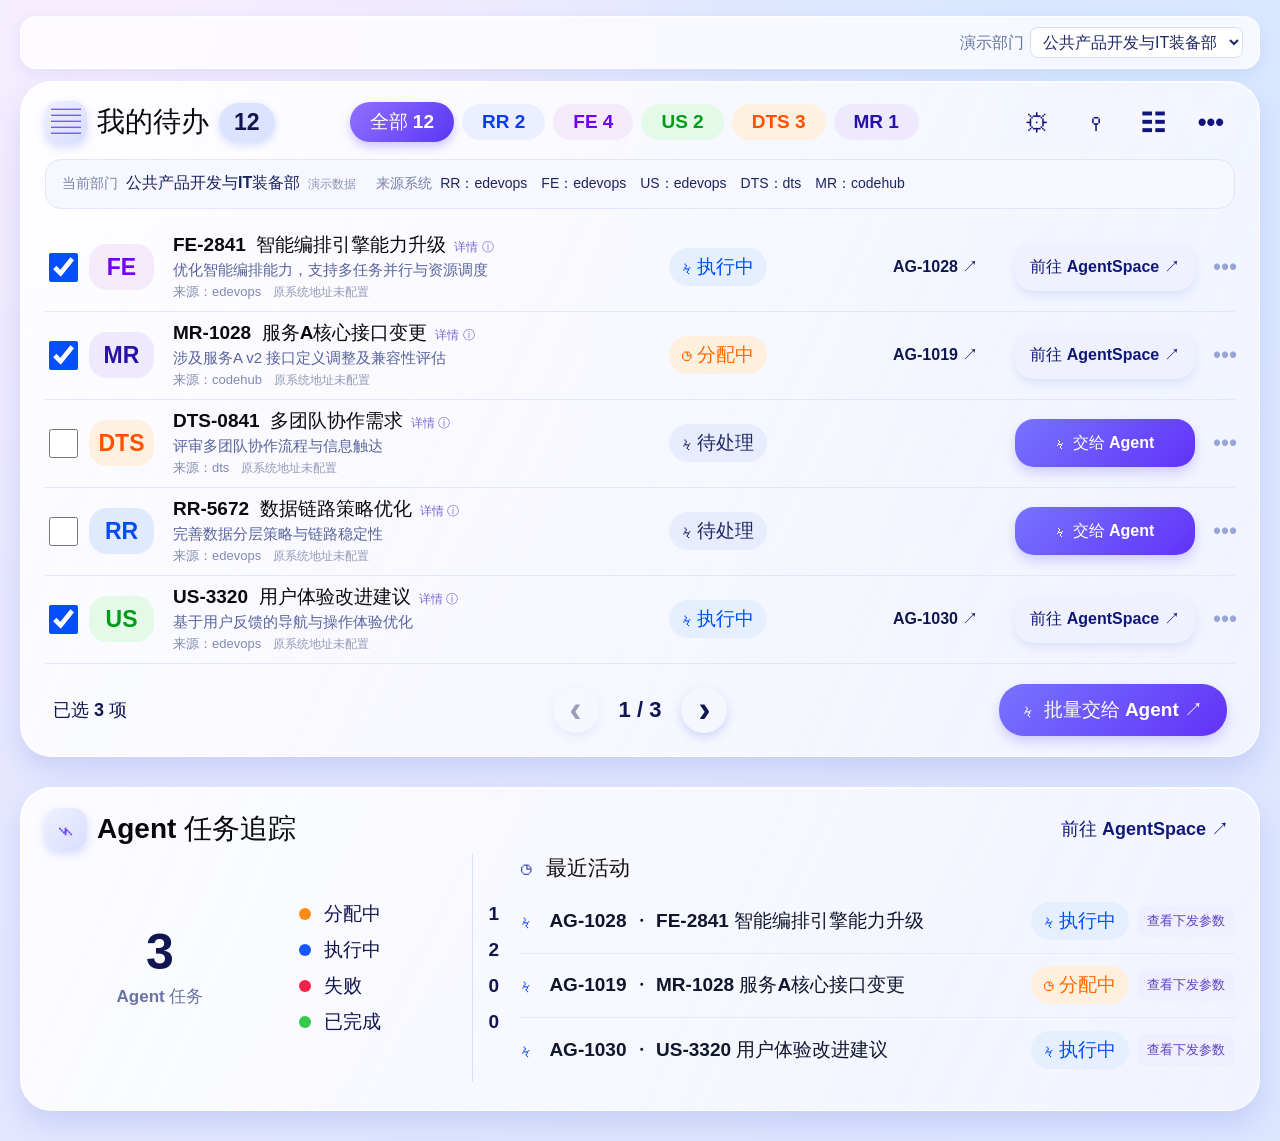
<file: demo/index.html>
<!doctype html>
<html lang="zh-CN"><head><meta charset="utf-8"><meta name="viewport" content="width=device-width, initial-scale=1"><title>Aphelios · 我的待办</title><link rel="stylesheet" href="styles.css?v=20261127-8"></head>
<body><main class="dashboard"><div class="demo-toolbar"><div class="department-control"><label for="demoDepartment">演示部门</label><select id="demoDepartment"><option value="公共产品开发与IT装备部">公共产品开发与IT装备部</option><option value="MAE-CN产品部">MAE-CN产品部</option></select></div></div><section class="panel todo"><header class="heading"><div class="title"><span class="title-icon">▤</span><h1>我的待办</h1><span class="count">12</span></div><nav class="tabs" aria-label="按类型筛选"></nav><div class="tools"><button id="configurePlans" class="icon-button" title="执行方案配置" aria-label="执行方案配置">⚙</button><button class="icon-button" id="filterButton" title="状态筛选" aria-label="状态筛选">⚲</button><button class="icon-button" id="settingsButton" title="显示设置" aria-label="显示设置">☷</button><button class="icon-button" id="moreButton" title="更多" aria-label="更多">•••</button></div></header><div class="department-context"><div><span class="context-label">当前部门</span><strong id="departmentName">未识别</strong><span id="departmentHint" class="context-hint"></span></div><div class="sources"><span class="context-label">来源系统</span><span id="sourceSystems">暂无配置</span></div></div><div class="filter-bar" id="filterBar" hidden><label>状态 <select id="statusFilter"><option value="全部">全部</option><option>待处理</option><option>分配中</option><option>执行中</option><option>已完成</option><option>失败</option></select></label><label>优先级 <select id="priorityFilter"><option value="全部">全部</option><option>高</option><option>中</option><option>低</option></select></label><button id="resetFilters">重置筛选</button></div><div class="rows" id="rows"></div><footer class="footer"><span id="selectedCount"></span><div class="pagination"><button id="prev" aria-label="上一页">‹</button><span id="pageInfo"></span><button id="next" aria-label="下一页">›</button></div><button class="primary batch" id="batch">ϟ&nbsp; 批量交给 Agent <span>↗</span></button></footer></section><section class="panel tracking"><header class="tracking-header"><div class="title"><span class="title-icon pulse">⌁</span><h2>Agent 任务追踪</h2></div><button class="link" id="agentSpace">前往 AgentSpace ↗</button></header><div class="tracking-body"><div class="overview"><div class="task-total"><strong id="totalTasks">0</strong><span>Agent 任务</span></div><ul class="legend" id="legend"></ul></div><div class="activity"><h3><span>◷</span> 最近活动</h3><div id="activityRows"></div></div></div></section></main><div class="toast" id="toast" role="status"></div><dialog id="dialog"><div class="dialog-head"><h2 id="dialogTitle"></h2><button id="closeDialog" aria-label="关闭">×</button></div><div id="dialogContent"></div><div class="dialog-actions"><button id="cancelDialog">取消</button><button class="primary" id="confirmDialog">确认</button></div></dialog><dialog id="detailDialog" class="detail-dialog"><div class="detail-head"><div><span class="detail-kicker">工作项详情</span><h2 id="detailTitle"></h2></div><button id="closeDetail" aria-label="关闭">×</button></div><dl class="detail-fields"><div><dt>需求编号</dt><dd id="detailId"></dd></div><div><dt>需求标题</dt><dd id="detailName"></dd></div><div><dt>需求描述</dt><dd id="detailDescription"></dd></div><div><dt>来源系统</dt><dd id="detailSource"></dd></div><div><dt>任务状态</dt><dd id="detailStatus"></dd></div></dl><div class="detail-footer"><span id="sourceUnavailable">来源系统地址尚未配置</span><a id="sourceLink" class="primary" target="_blank" rel="noopener noreferrer" hidden>前往来源系统 ↗</a><button id="detailParams" type="button" hidden>查看下发参数</button><button id="doneDetail">关闭</button><button id="detailAction" class="primary"></button></div></dialog><dialog id="paramsDialog" class="params-dialog"><header class="params-head"><div><span>任务记录 · 只读</span><h2>下发参数</h2></div><button id="closeParams" type="button" aria-label="关闭">×</button></header><div class="params-object" id="paramsObject"></div><div id="paramsBody" class="params-body"></div><footer class="params-footer"><span>演示数据仅保存在当前页面</span><button id="doneParams" type="button">完成</button></footer></dialog><dialog id="configDialog" class="config-dialog"><div class="config-head"><div><span class="plan-kicker">AGENTSPACE · 空间方案管理</span><h2>执行方案配置</h2><p>工作台提供当前空间，同一空间用户共享执行方案</p></div><button id="closeConfig" type="button" aria-label="关闭">×</button></div><div class="config-department">当前空间 <strong>演示空间</strong></div><div id="configList" class="config-list"></div><form id="configForm"><h3 id="configFormTitle">创建执行方案</h3><div class="config-grid"><label>对象类别 <select id="configType" required></select></label><label>中文展示名称 <input id="configName" required maxlength="60"></label><label>英文方案名称 <input id="configCode" required maxlength="80" pattern="[A-Za-z0-9_]+" placeholder="例如 software_design"></label><label>常用角色 <input id="configRole" maxlength="40" placeholder="例如 MDE、SWE、TE"></label><label class="config-wide">方案说明 <textarea id="configDescription" required maxlength="200"></textarea></label></div><section class="field-builder"><h3>下发补充信息</h3><p>为此方案添加需要填写的字段，未配置字段时无需补充信息。</p><div class="field-add"><button id="addField" type="button"><span aria-hidden="true">＋</span> 新建自定义字段</button></div><div id="fieldList"></div></section><p class="config-note">英文名称创建后不可修改。请在 AgentSpace 中手动配置 eventType 和 executionPlan 筛选条件。演示配置仅保存在当前页面。</p><p id="configError" class="config-error" role="alert"></p><div class="config-footer"><button id="cancelEdit" type="button" hidden>取消编辑</button><button class="primary" type="submit" id="saveConfig">创建方案</button></div></form></dialog><dialog id="planDialog" class="plan-dialog"><div class="plan-head"><div><span class="plan-kicker">AGENTSPACE · 任务派发</span><h2>选择执行方案</h2><p>选择本次需要完成的工作，后台发布事件供 AgentSpace 匹配执行</p></div><button id="closePlan" aria-label="关闭">×</button></div><div class="plan-object"><span class="plan-object-icon">▤</span><div><small>工作对象</small><strong id="planObject"></strong></div><span class="plan-object-count" id="planCount"></span></div><div class="plan-section-title"><strong>选择本次要完成的工作</strong><span>请选择一个执行方案</span></div><div class="plan-options" id="planOptions"></div><div id="dispatchFields" class="dispatch-fields"></div><div class="plan-note">ⓘ&nbsp; 下发后，可在 Agent 任务追踪中查看执行状态与结果。</div><div class="plan-footer"><button id="cancelPlan">取消</button><button class="primary" id="submitPlan" disabled>确认下发 <span>→</span></button></div></dialog><script src="app.js?v=20261127-8"></script></body></html>
</file>
<file: demo/styles.css>
:root{font-family:Arial,"Microsoft YaHei",sans-serif;color:#101650;background:#e7eaff;font-synthesis:none}*{box-sizing:border-box}body{margin:0;min-height:100vh;background:radial-gradient(ellipse at 9% 3%,#f7edff 0,transparent 37%),radial-gradient(ellipse at 89% 4%,#d6e8ff 0,transparent 44%),linear-gradient(135deg,#ebe8ff,#dce6ff);padding:16px 20px 30px}button,select{font:inherit}button{cursor:pointer;border:0;color:inherit}.dashboard{max-width:1454px;margin:auto}.panel{background:linear-gradient(115deg,rgba(255,255,255,.88),rgba(247,248,255,.75));border:1px solid rgba(255,255,255,.9);border-radius:32px;box-shadow:0 14px 26px rgba(78,103,210,.17),inset 0 1px 0 #fff}.todo{padding:19px 24px 20px}.heading,.title,.tabs,.tools,.tracking-header{display:flex;align-items:center}.heading{gap:75px}.title{gap:10px;white-space:nowrap}.title h1,.title h2{color:#08090d;font-size:28px;line-height:1;margin:0;font-weight:800}.title-icon{display:grid;place-items:center;width:42px;height:42px;color:#6843ff;font-size:30px;font-weight:bold;border-radius:14px;background:linear-gradient(140deg,#eef1ff,#d8ddff);box-shadow:0 4px 10px #aebeff80}.count{padding:6px 15px;border-radius:22px;background:#dce3ff;font-size:23px;font-weight:800;box-shadow:0 3px 9px #d4ddff}.tabs{gap:8px;flex:1;flex-wrap:wrap}.tab{border-radius:22px;padding:7px 20px;background:#ebefff;color:#073df5;font-weight:700;font-size:19px;white-space:nowrap}.tab.active{color:#fff;background:linear-gradient(130deg,#9170ff,#5937f3);box-shadow:0 5px 10px #a69aff80}.tab.FE,.tag.FE{color:#7100f5;background:#f4eafa}.tab.US,.tag.US{color:#009c18;background:#e4fae9}.tab.DTS,.tag.DTS{color:#ff5100;background:#fff0df}.tab.MR,.tag.MR{color:#2712a9;background:#eee9ff}.tab.active{color:#fff;background:linear-gradient(130deg,#9170ff,#5937f3)}.tools{gap:10px}.icon-button{width:48px;height:40px;border-radius:20px;background:#f5f6ff;font-weight:bold;font-size:25px;color:#10147c}.filter-bar{padding:14px 5px 3px;display:flex;gap:18px;align-items:center}.filter-bar[hidden]{display:none}.filter-bar select{margin-left:5px;border:1px solid #d8ddf7;border-radius:8px;padding:5px;background:white;color:#11175c}.filter-bar button{background:none;color:#4436d8}.rows{margin-top:15px}.row{min-height:78px;display:grid;grid-template-columns:46px 91px minmax(250px,1.65fr) minmax(200px,1fr) 145px 220px 44px;gap:10px;align-items:center;border-bottom:1px solid #e3e8f8}.row input{width:29px;height:29px;accent-color:#064dfb;cursor:pointer}.tag{display:grid;place-items:center;width:80px;height:49px;border-radius:18px;background:#e0eaff;color:#064bfa;font-size:27px;font-weight:700}.item-name{color:#0b0b0e;font-weight:800;font-size:21px;line-height:1.3}.item-desc{color:#58649e;font-size:17px;margin-top:3px}.status-line{display:flex;align-items:center;gap:5px;font-size:20px;font-weight:700}.status{display:inline-flex;align-items:center;gap:5px;border-radius:22px;padding:6px 13px;background:#e8ecff;color:#202865;font-size:19px;white-space:nowrap}.status.running{background:#e6efff;color:#0050ff}.status.review{background:#fff0dd;color:#ff6900}.status.done{background:#e1fae7;color:#00a832}.status.failed{background:#fff0f1;color:#e82038}.bar{height:9px;border-radius:9px;background:#dce2fb;margin:5px 0 0 7px;max-width:255px;overflow:hidden}.bar span{display:block;height:100%;border-radius:9px;background:#1756ff}.agent-id{font-size:19px;font-weight:700;white-space:nowrap}.link{background:none;color:#11187a;font-size:18px;font-weight:700;white-space:nowrap}.row-action{height:48px;border-radius:19px;background:#eff1ff;color:#101877;font-size:19px;font-weight:700;box-shadow:0 5px 10px #cad2f780;white-space:nowrap}.primary{background:linear-gradient(135deg,#7774ff,#6132f8);color:white;box-shadow:0 6px 12px #a59aff70}.more{color:#98a3d6;font-size:23px;background:none}.footer{display:grid;grid-template-columns:1fr 1fr 1fr;align-items:center;padding:20px 8px 0;font-weight:700;font-size:18px}.pagination{display:flex;gap:20px;align-items:center;justify-content:center;font-size:22px}.pagination button{width:46px;height:46px;border-radius:50%;background:#f5f7ff;font-size:36px;line-height:1;box-shadow:0 4px 10px #ced6f8}.pagination button:disabled{opacity:.4;cursor:default}.batch{justify-self:end;padding:13px 24px;border-radius:25px;font-size:19px}.tracking{margin-top:30px;padding:20px 24px 28px}.tracking-header{justify-content:space-between}.tracking-body{display:grid;grid-template-columns:36% 64%;margin-top:4px}.overview{display:flex;align-items:center;gap:24px;border-right:1px solid #d8dfff;min-height:195px}.gauge{position:relative;width:230px;flex-shrink:0}.gauge svg{width:100%;overflow:visible}.gauge path{fill:none;stroke-width:13;stroke-linecap:round}.gauge-track{stroke:#e8eafa}.gauge-progress{stroke:url(#gradient)}.gauge-label{position:absolute;inset:35% 0 auto;text-align:center;color:#070b2f}.gauge-label strong{display:block;font-size:50px;line-height:1}.gauge-label span{display:block;font-weight:700;font-size:19px;margin-top:5px}.legend{list-style:none;padding:0;margin:0;min-width:200px}.legend li{display:flex;align-items:center;gap:13px;font-size:19px;font-weight:700;line-height:1.9}.legend i{width:12px;height:12px;border-radius:50%;background:var(--color)}.legend b{margin-left:auto}.activity{padding-left:48px}.activity h3{font-size:21px;color:#111;margin:0 0 8px}.activity h3 span{color:#4555b3;margin-right:8px}.activity-row{min-height:64px;display:grid;grid-template-columns:minmax(280px,1fr) 305px;gap:12px;align-items:center;border-bottom:1px solid #e5e9f8;font-size:19px}.activity-row:last-child{border-bottom:0}.activity-name{color:#10162c;font-weight:700}.activity-name .bolt{color:#1354ff;margin-right:18px}.activity-end{display:flex;gap:8px;align-items:center}.activity-end .bar{width:158px;margin:0}.activity-time{margin-left:auto;color:#6370a2}.empty{text-align:center;padding:90px 0;color:#7b86ad}.toast{position:fixed;bottom:30px;left:50%;transform:translate(-50%,20px);background:#141b5d;color:white;padding:12px 20px;border-radius:12px;opacity:0;pointer-events:none;transition:.2s;z-index:5}.toast.show{opacity:1;transform:translate(-50%,0)}dialog{border:0;border-radius:22px;padding:24px;max-width:480px;width:calc(100% - 32px);color:#151b53;box-shadow:0 15px 60px #24256850}dialog::backdrop{background:#151a4b55}.dialog-head{display:flex;justify-content:space-between;align-items:center}.dialog-head h2{font-size:22px;margin:0}.dialog-head button{background:none;font-size:28px}.dialog-actions{display:flex;justify-content:flex-end;gap:10px;margin-top:24px}.dialog-actions button{border-radius:12px;padding:10px 22px}.dialog-actions button:not(.primary){background:#eff1fa}#dialogContent{line-height:1.8;margin-top:20px}@media(max-width:1100px){.heading{gap:20px;flex-wrap:wrap}.tabs{order:3;flex-basis:100%}.tools{margin-left:auto}.row{grid-template-columns:40px 75px minmax(200px,1fr) 155px 120px 160px 30px;gap:5px}.tag{width:65px}.item-name,.status-line,.status,.row-action,.agent-id{font-size:16px}.activity{padding-left:20px}.overview{gap:5px}.gauge{width:170px}.legend{min-width:120px}.activity-row{grid-template-columns:1fr 180px}.activity-end .bar{width:50px}}@media(max-width:700px){body{padding:10px}.panel{border-radius:22px}.todo,.tracking{padding:15px}.heading{gap:12px}.title h1,.title h2{font-size:22px}.tab{font-size:15px;padding:6px 12px}.rows{overflow-x:auto}.row{min-width:850px}.footer{grid-template-columns:1fr auto;gap:15px}.pagination{grid-column:1/3;grid-row:2}.batch{font-size:15px;padding:11px}.tracking-body{display:block}.overview{border-right:0;border-bottom:1px solid #d8dfff;justify-content:center}.activity{padding:20px 0 0}.activity-row{grid-template-columns:1fr;gap:4px;padding:10px 0}.activity-end{padding-left:30px}}

.department-context{display:flex;align-items:center;gap:20px;flex-wrap:wrap;margin:16px 0 0;padding:12px 16px;border:1px solid #e2e6fb;border-radius:16px;background:#f6f7ff;color:#1b245f;font-size:14px}.context-label{color:#7680aa;margin-right:8px}.department-context strong{font-size:16px}.context-hint{margin-left:8px;color:#8b94b8;font-size:12px}.department-control{margin-left:auto;white-space:nowrap;color:#66739e}.department-control select{margin-left:6px;padding:5px 8px;border:1px solid #d8ddf7;border-radius:8px;background:white;color:#202865}.sources{flex-basis:100%;line-height:1.7}.item-source{font-size:13px;color:#818bb2;margin-top:3px}.row{min-height:88px}@media(max-width:700px){.department-control{margin-left:0}.sources{font-size:12px}}

.demo-toolbar{display:flex;align-items:center;justify-content:flex-end;margin:0 0 12px;padding:10px 16px;border:1px solid rgba(255,255,255,.9);border-radius:16px;background:rgba(255,255,255,.75);box-shadow:0 5px 14px rgba(78,103,210,.1)}.demo-toolbar .department-control{margin-left:0}

.tab.IR,.tag.IR{color:#7100f5;background:#f4eafa}.tab.SR,.tag.SR{color:#007d9d;background:#e0f8fc}.tab.IR.active,.tab.SR.active{color:#fff;background:linear-gradient(130deg,#9170ff,#5937f3)}

.department-context{flex-wrap:nowrap;align-items:baseline}.department-context>div:first-child{flex-shrink:0}.department-context .sources{flex:1;min-width:0}@media(max-width:700px){.department-context{flex-wrap:wrap}.department-context .sources{flex-basis:100%}}

.plan-dialog{max-width:720px;padding:0;border-radius:24px;background:#f9faff;overflow:hidden}.plan-head{display:flex;justify-content:space-between;gap:20px;padding:28px 30px 20px}.plan-kicker{font-size:11px;letter-spacing:.13em;font-weight:800;color:#7656ef}.plan-head h2{font-size:25px;margin:8px 0;color:#10143c}.plan-head p{font-size:14px;color:#7b83a4;margin:0}.plan-head>button{align-self:flex-start;background:#eef0fb;color:#59618c;border-radius:50%;width:32px;height:32px;font-size:24px;line-height:1}.plan-object{margin:0 30px;display:flex;align-items:center;gap:12px;padding:14px 16px;border:1px solid #e2e6fb;border-radius:14px;background:#f0f3ff}.plan-object-icon{display:grid;place-items:center;width:42px;height:42px;border-radius:12px;background:#e3e7ff;color:#6146ff;font-size:24px}.plan-object small{display:block;color:#8a93b7;font-size:12px;margin-bottom:4px}.plan-object strong{font-size:15px;color:#1a204e}.plan-object-count{margin-left:auto;color:#6875aa;font-size:13px;white-space:nowrap}.plan-section-title{display:flex;justify-content:space-between;align-items:center;margin:22px 30px 12px}.plan-section-title strong{color:#20254a;font-size:15px}.plan-section-title span{font-size:12px;color:#929ab8}.plan-options{display:grid;grid-template-columns:1fr 1fr;gap:10px;margin:0 30px}.plan-option{position:relative;display:flex;align-items:flex-start;gap:10px;text-align:left;padding:15px;border:1px solid #e3e6f4;border-radius:14px;background:#fff;box-shadow:0 3px 10px #dce1f333;cursor:pointer}.plan-option:has(input:checked){border-color:#755bff;background:#f5f3ff;box-shadow:0 0 0 2px #765cff1f}.plan-option input{accent-color:#6947f9;margin:3px 0 0}.plan-option strong{display:block;color:#25294d;font-size:15px}.plan-option .plan-desc{display:block;margin-top:7px;color:#7c85a5;font-size:12px;line-height:1.5}.plan-option .plan-target{display:block;margin-top:9px;color:#6357c6;font-size:12px}.plan-role{display:inline-block;margin-left:6px;padding:3px 7px;border-radius:8px;background:#ede9ff;color:#7054dc;font-size:11px;vertical-align:middle}.plan-note{margin:18px 30px;color:#7b84a7;font-size:12px}.plan-footer{display:flex;justify-content:flex-end;gap:10px;padding:16px 30px 22px;border-top:1px solid #e9ecf7}.plan-footer button{border-radius:12px;padding:11px 22px;font-size:14px;font-weight:700}.plan-footer button:first-child{background:#eef0f9;color:#555e89}.plan-footer button:disabled{opacity:.5;cursor:not-allowed}.plan-footer button span{margin-left:12px}.activity-plan{display:inline-block;margin-left:8px;color:#6d58d5;font-size:13px;font-weight:500}@media(max-width:600px){.plan-options{grid-template-columns:1fr}.plan-head,.plan-footer{padding-left:18px;padding-right:18px}.plan-object,.plan-options{margin-left:18px;margin-right:18px}.plan-section-title,.plan-note{margin-left:18px;margin-right:18px}.plan-dialog{max-height:90vh;overflow:auto}}

.item-summary{position:relative;min-width:0}.item-detail-trigger{display:inline-flex;align-items:baseline;gap:8px;max-width:100%;padding:0;background:none;text-align:left}.item-detail-trigger .item-name{overflow:hidden;text-overflow:ellipsis;white-space:nowrap}.detail-hint{flex-shrink:0;color:#7969d2;font-size:12px;font-weight:600}.item-detail-trigger:hover .item-name,.item-detail-trigger:focus-visible .item-name{color:#5841dd}.item-detail-trigger:focus-visible{outline:2px solid #7355fa;outline-offset:3px;border-radius:3px}.item-desc{overflow:hidden;text-overflow:ellipsis;white-space:nowrap}.detail-preview{display:none;position:absolute;z-index:4;top:100%;left:0;width:min(360px,90vw);padding:15px 17px;border:1px solid #e3e7fa;border-radius:14px;background:#fff;box-shadow:0 12px 32px #3b4b9a35;color:#777fa3;font-size:12px;line-height:1.5;pointer-events:none}.detail-preview span{display:block;margin-bottom:8px}.detail-preview b{display:block;margin-top:2px;color:#20264d;font-size:13px;overflow-wrap:anywhere}.detail-preview small{color:#7a66dc}.item-summary:has(.item-detail-trigger:hover) .detail-preview,.item-summary:has(.item-detail-trigger:focus-visible) .detail-preview{display:block}.detail-dialog{max-width:570px;padding:26px 28px;background:#fafbff}.detail-head{display:flex;align-items:flex-start;justify-content:space-between;gap:15px}.detail-head h2{margin:7px 0 0;color:#151a43;font-size:21px;overflow-wrap:anywhere}.detail-kicker{font-size:12px;font-weight:700;color:#7657ec}.detail-head button{border-radius:50%;width:32px;height:32px;background:#eff1fb;color:#59618c;font-size:24px;line-height:1;flex-shrink:0}.detail-fields{margin:20px 0 0;padding:4px 18px;border:1px solid #e7eaf8;border-radius:15px;background:white}.detail-fields div{display:grid;grid-template-columns:82px 1fr;gap:12px;padding:12px 0;border-bottom:1px solid #eef0f9}.detail-fields div:last-child{border:0}.detail-fields dt{color:#8992b0;font-size:13px}.detail-fields dd{margin:0;color:#252b51;font-size:14px;line-height:1.6;white-space:pre-wrap;overflow-wrap:anywhere}.detail-footer{display:flex;align-items:center;justify-content:flex-end;gap:12px;margin-top:20px}.detail-footer span{margin-right:auto;color:#9199b4;font-size:12px}.detail-footer a,.detail-footer button{padding:10px 16px;border-radius:11px;font-size:13px;font-weight:700;text-decoration:none}.detail-footer button{background:#eef0f9;color:#555e89}.detail-footer a[hidden],.detail-footer span[hidden]{display:none}@media(max-width:700px){.detail-preview{display:none!important}}
.detail-footer button.primary{background:linear-gradient(135deg,#7774ff,#6132f8);color:#fff}

.task-total{display:flex;flex-direction:column;justify-content:center;align-items:center;width:230px;flex-shrink:0;color:#101650}.task-total strong{font-size:50px;line-height:1}.task-total span{margin-top:8px;font-size:17px;font-weight:700;color:#6974a2}@media(max-width:1100px){.task-total{width:170px}}

.demo-toolbar{gap:16px}.config-trigger{margin-right:auto;background:#eeeaff;color:#5c43d7;border-radius:11px;padding:9px 15px;font-size:14px;font-weight:700}.config-dialog{max-width:650px;padding:26px 30px;background:#fafbff}.config-head{display:flex;justify-content:space-between;gap:20px}.config-head h2{margin:8px 0;font-size:23px;color:#171b42}.config-head p{margin:0;color:#7b83a4;font-size:13px}.config-head>button{width:32px;height:32px;border-radius:50%;background:#eef0fb;font-size:24px;line-height:1}.config-department{margin:20px 0 16px;padding:12px 14px;background:#f0f3ff;border-radius:12px;color:#7c85aa;font-size:13px}.config-department strong{margin-left:10px;color:#303965}.config-grid{display:grid;grid-template-columns:1fr 1fr;gap:14px}.config-grid label{display:flex;flex-direction:column;gap:6px;color:#414a71;font-size:13px;font-weight:700}.config-grid input,.config-grid select,.config-grid textarea{width:100%;border:1px solid #dce1f3;border-radius:10px;background:white;padding:10px;color:#20264d;font:inherit}.config-grid textarea{min-height:75px;resize:vertical}.config-wide{grid-column:1/-1}.config-note{font-size:12px;line-height:1.6;color:#8992b0}.config-error{font-size:12px;color:#d22946}.config-footer{display:flex;justify-content:flex-end;gap:10px}.config-footer button{border-radius:10px;padding:10px 18px;font-weight:700}.config-footer button:first-child{background:#eef0f9;color:#555e89}@media(max-width:600px){.demo-toolbar{flex-wrap:wrap}.config-grid{grid-template-columns:1fr}.config-wide{grid-column:auto}.config-dialog{padding:20px}}

.config-dialog{max-height:90vh;overflow:auto}.config-list{max-height:220px;overflow:auto;margin-bottom:18px}.config-plan{display:flex;justify-content:space-between;gap:12px;padding:12px;border-bottom:1px solid #e5e9f8}.config-plan strong,.config-plan span,.config-plan small{display:block}.config-plan span,.config-plan small{margin-top:4px;color:#7882a2;font-size:12px}.config-plan-actions{display:flex;gap:5px;align-items:center}.config-plan-actions button{background:#f0f1fb;color:#5c4ac9;border-radius:8px;padding:6px}.config-empty{color:#8992b0;font-size:13px}.config-dialog h3{font-size:16px}.config-footer button[hidden]{display:none}

.tools .config-trigger{margin-right:0;white-space:nowrap}@media(max-width:700px){.tools{flex-wrap:wrap;justify-content:flex-end}.tools .config-trigger{font-size:12px;padding:8px 10px}}

.source-entry{display:inline-block;margin-left:8px;color:#6550ce;text-decoration:none;font-size:12px;font-weight:700}.source-entry:hover{text-decoration:underline}.source-entry:focus-visible{outline:2px solid #7355fa;outline-offset:3px}.source-unconfigured{margin-left:8px;font-size:12px;color:#929ab4}
/* 在组件宽度不足时重排工作项，确保操作始终可见。 */
.icon-button{display:inline-flex;align-items:center;justify-content:center;flex-shrink:0;line-height:1}
.tracking-body>*{min-width:0}.activity-name{overflow-wrap:anywhere}.detail-footer{flex-wrap:wrap}.config-plan>div:first-child{min-width:0;overflow-wrap:anywhere}.config-plan-actions{flex-wrap:wrap}
@media(max-width:1200px){
 .heading{gap:16px;flex-wrap:wrap}.tabs{order:3;flex-basis:100%}.tools{margin-left:auto}
 .rows{overflow:visible}.row{min-width:0;grid-template-columns:32px 64px minmax(0,1fr) 34px;gap:10px;min-height:0;padding:16px 0}
 .row>input{grid-column:1;grid-row:1;width:24px;height:24px;margin:0}
 .row>.tag{grid-column:2;grid-row:1;width:60px;height:44px;font-size:22px}
 .row>.item-summary{grid-column:3;grid-row:1}
 .row>.more{grid-column:4;grid-row:1;padding:0}
 .row>div:nth-child(4){grid-column:3;grid-row:2}
 .row>.agent-id{grid-column:3;grid-row:3;font-size:14px}
 .row>.row-action{grid-column:3/5;grid-row:4;justify-self:start;padding:0 18px;height:40px;font-size:15px}
 .item-name{font-size:17px}.item-desc{font-size:14px}.item-source{line-height:1.6;overflow-wrap:anywhere}.status{font-size:15px}
 .tracking-body{grid-template-columns:1fr}.overview{border-right:0;border-bottom:1px solid #d8dfff;justify-content:center;padding:12px 0}.activity{padding:20px 0 0}
 .activity-row{grid-template-columns:minmax(0,1fr) auto;font-size:15px}.activity-name .bolt{margin-right:8px}
}
@media(max-width:700px){
 .heading>.title{gap:7px}.title h1,.title h2{font-size:21px}.title-icon{width:34px;height:34px;font-size:24px}.count{font-size:18px;padding:5px 10px}
 .tools{gap:5px}.icon-button{width:34px;height:34px;font-size:21px}.department-context{white-space:normal}.department-context>div:first-child{flex-shrink:1;min-width:0}.context-hint{display:inline-block}
 .row{grid-template-columns:26px 48px minmax(0,1fr) 24px;gap:8px}.row>.tag{width:45px;height:38px;font-size:18px}.detail-hint{font-size:11px}
 .footer{font-size:14px;padding-left:0;padding-right:0}.batch{padding:10px 12px;font-size:13px}.tracking-header{gap:10px;flex-wrap:wrap}.tracking-header>.link{font-size:14px}
 .config-plan{flex-wrap:wrap}.demo-toolbar .department-control{white-space:normal;min-width:0}.department-control select{max-width:100%}.activity-row{grid-template-columns:1fr}.activity-end{padding-left:0}
}
/* 按可用空间切换布局，避免将每个字段机械地拆为单独一行。 */
@media(min-width:701px) and (max-width:1200px){
 .row{grid-template-columns:26px 58px minmax(0,1fr) auto 24px;grid-template-rows:auto auto;column-gap:12px;row-gap:9px;padding:17px 0}
 .row>input{grid-column:1;grid-row:1/3;align-self:center}
 .row>.tag{grid-column:2;grid-row:1/3;align-self:center;width:54px;height:44px;font-size:22px}
 .row>.item-summary{grid-column:3/5;grid-row:1}
 .row>.more{grid-column:5;grid-row:1;align-self:start}
 .row>div:nth-child(4){grid-column:3;grid-row:2;justify-self:start}
 .row>.agent-id{grid-column:3;grid-row:2;justify-self:start;margin-left:100px;align-self:center}
 .row>.row-action{grid-column:4/6;grid-row:2;justify-self:end;height:36px;padding:0 14px;font-size:14px}
 .item-detail-trigger .item-name{font-size:17px}.item-desc{font-size:14px}.item-source{font-size:12px}.status{font-size:14px;padding:5px 10px}
}
@media(max-width:700px){
 .heading{gap:12px}.heading>.title{flex:1}.tools{margin-left:0}.tabs{gap:6px}.tab{padding:6px 11px;font-size:14px}
 .row{grid-template-columns:24px 46px minmax(0,1fr) auto 20px;grid-template-rows:auto auto;column-gap:8px;row-gap:10px;padding:16px 0}
 .row>input{grid-column:1;grid-row:1;align-self:start;margin-top:5px}
 .row>.tag{grid-column:2;grid-row:1;align-self:start;width:42px;height:36px;font-size:18px}
 .row>.item-summary{grid-column:3/5;grid-row:1}
 .row>.more{grid-column:5;grid-row:1;align-self:start}
 .row>div:nth-child(4){grid-column:1/4;grid-row:2;justify-self:start}
 .row>.agent-id{grid-column:1/4;grid-row:2;margin-left:94px;justify-self:start;font-size:12px}
 .row>.row-action{grid-column:4/6;grid-row:2;justify-self:end;height:34px;padding:0 10px;font-size:12px}
 .item-detail-trigger .item-name{font-size:15px}.item-desc{font-size:13px}.item-source{font-size:11px}.status{font-size:12px;padding:5px 8px}
 .detail-hint{display:none}.department-context{gap:6px;padding:10px 12px}.department-context .sources{flex-basis:100%}
 .tracking-body .overview{justify-content:space-around;gap:10px}.task-total{width:100px}.task-total strong{font-size:38px}.legend{min-width:130px}.legend li{font-size:15px}
}
@media(min-width:1201px){.row{grid-template-columns:32px 72px minmax(0,1.6fr) minmax(100px,.7fr) 110px 180px 28px;gap:12px}.tag{width:65px;height:46px;font-size:23px}.row-action{font-size:16px}.agent-id{font-size:16px}.item-name{font-size:19px}.item-desc{font-size:15px}.activity-row{grid-template-columns:minmax(0,1fr) auto}}

.field-builder{margin:24px 0;padding:16px;border:1px solid #e1e5f6;border-radius:14px;background:#fff}.field-builder p,.dispatch-fields p,.field-empty{font-size:13px;color:#7882a2}.field-add{display:flex;gap:8px}.field-add select,.field-add button,.field-card button{padding:8px;border:1px solid #dce1f3;border-radius:8px;background:#f6f6ff;color:#5140bf}.field-card{margin-top:12px;padding:12px;border-radius:10px;background:#f6f7ff}.field-grid{display:grid;grid-template-columns:1fr 1fr;gap:10px}.field-grid label,.dispatch-fields label{display:flex;flex-direction:column;gap:5px;font-size:13px;color:#414a71}.field-grid input,.field-grid select,.field-grid textarea,.dispatch-fields input,.dispatch-fields select,.dispatch-fields textarea{width:100%;padding:9px;border:1px solid #dce1f3;border-radius:8px;background:white;font:inherit}.field-grid .field-check{flex-direction:row;align-items:center}.field-check input{width:auto}.field-wide{grid-column:1/-1}.field-card button{margin-top:10px}.dispatch-fields{margin:18px 30px;display:grid;gap:12px}.dispatch-fields:empty{display:none}.dispatch-fields h3,.dispatch-fields p{margin:0}.dispatch-fields small{color:#8992b0}.required{color:#c52849}.plan-dialog{max-height:90vh;overflow:auto}@media(max-width:600px){.field-grid{grid-template-columns:1fr}.field-wide{grid-column:auto}.dispatch-fields{margin:18px}}

.field-add button#addField{display:inline-flex;align-items:center;gap:6px;padding:10px 16px;border:1px solid #d8d2ff;border-radius:10px;background:#f5f3ff;color:#5942d4;font-size:14px;font-weight:700;transition:background .15s,border-color .15s}.field-add button#addField:hover{background:#ece8ff;border-color:#ad9dff}.field-add button#addField:focus-visible{outline:3px solid #b9adff;outline-offset:2px}.field-add button#addField span{font-size:19px;line-height:1}

.params-link{background:#f0efff;color:#5944c7;border-radius:9px;padding:7px 10px;font-size:13px;font-weight:700;white-space:nowrap}.params-link:hover{background:#e6e1ff}#dialogContent{white-space:pre-wrap;overflow-wrap:anywhere}.activity-end{flex-wrap:wrap}

.todo-params{background:none;color:#654ddd;font-size:12px;font-weight:700;padding:2px 4px;border-radius:4px}.todo-params:hover{text-decoration:underline}.params-dialog{max-width:580px;max-height:90vh;overflow:auto;padding:0;border-radius:22px;background:#fafbff}.params-head{display:flex;justify-content:space-between;align-items:start;padding:24px 26px 16px}.params-head span{font-size:12px;font-weight:700;color:#7657ec}.params-head h2{margin:7px 0 0;font-size:23px;color:#171b42}.params-head button{background:#eef0fb;border-radius:50%;width:32px;height:32px;font-size:24px;line-height:1;color:#59618c}.params-object{margin:0 26px;padding:13px 15px;border-radius:12px;background:#eff2ff;color:#303965;font-size:14px;font-weight:700;overflow-wrap:anywhere}.params-body{padding:20px 26px}.params-caption{font-size:13px;color:#7c85a5;margin-bottom:10px}.params-body dl{margin:0;border:1px solid #e6e9f7;border-radius:14px;background:#fff;padding:0 16px}.params-row{display:grid;grid-template-columns:minmax(120px, 38%) 1fr;gap:14px;padding:14px 0;border-bottom:1px solid #edf0f8}.params-row:last-child{border:0}.params-row dt{font-size:13px;font-weight:700;color:#40496f}.params-row small{display:block;margin-top:4px;color:#939bb9;font-weight:400;overflow-wrap:anywhere}.params-row dd{margin:0;font-size:14px;color:#20264d;white-space:pre-wrap;overflow-wrap:anywhere}.params-muted,.params-empty{color:#929bb7}.params-empty{padding:24px;text-align:center;background:white;border:1px solid #e6e9f7;border-radius:14px;font-size:14px}.params-footer{display:flex;justify-content:space-between;align-items:center;gap:12px;padding:15px 26px 22px;border-top:1px solid #eceefa}.params-footer span{font-size:12px;color:#929bb7}.params-footer button{background:#6748ef;color:white;border-radius:10px;padding:10px 22px;font-weight:700}@media(max-width:600px){.params-head{padding:20px 18px 14px}.params-object{margin:0 18px}.params-body{padding:16px 18px}.params-footer{padding:14px 18px 18px}.params-row{grid-template-columns:minmax(100px,38%) 1fr;gap:10px}}

.todo-params{display:inline-flex;align-items:center;margin-left:8px;padding:5px 10px;border:1px solid #cfc8fa;border-radius:8px;background:#f3f0ff;color:#513bc1;font-size:13px;line-height:1.3;font-weight:700}.todo-params:hover{background:#e9e4ff;text-decoration:none}.todo-params:focus-visible{outline:2px solid #7657ec;outline-offset:2px}

.agent-id{display:flex;flex-direction:column;align-items:flex-start;gap:5px}.todo-params{margin:0;padding:0;border:0;background:none;color:#6753cf;font-size:12px;line-height:1.3;font-weight:600}.todo-params:hover{background:none;text-decoration:underline}@media(max-width:1200px){.row>.agent-id{gap:1px}.todo-params{font-size:11px}}

.status-parameter{position:relative;display:inline-block}.status-trigger{display:block;padding:0;background:none;border-radius:22px;text-align:left}.status-trigger:focus-visible{outline:2px solid #7657ec;outline-offset:3px}.status-preview{display:none;position:absolute;z-index:4;top:calc(100% + 8px);left:0;width:240px;max-width:calc(100vw - 40px);padding:13px 15px;border:1px solid #e3e7fa;border-radius:12px;background:white;box-shadow:0 10px 28px #3b4b9a33;color:#414a71;font-size:12px;line-height:1.6;white-space:pre-wrap;overflow-wrap:anywhere;pointer-events:none}.status-preview strong,.status-preview small{display:block}.status-preview strong{color:#232b55;margin-bottom:5px}.status-preview small{margin-top:7px;color:#8174cd}.status-parameter:hover .status-preview,.status-parameter:focus-within .status-preview{display:block}.agent-id{display:block}
</file>
